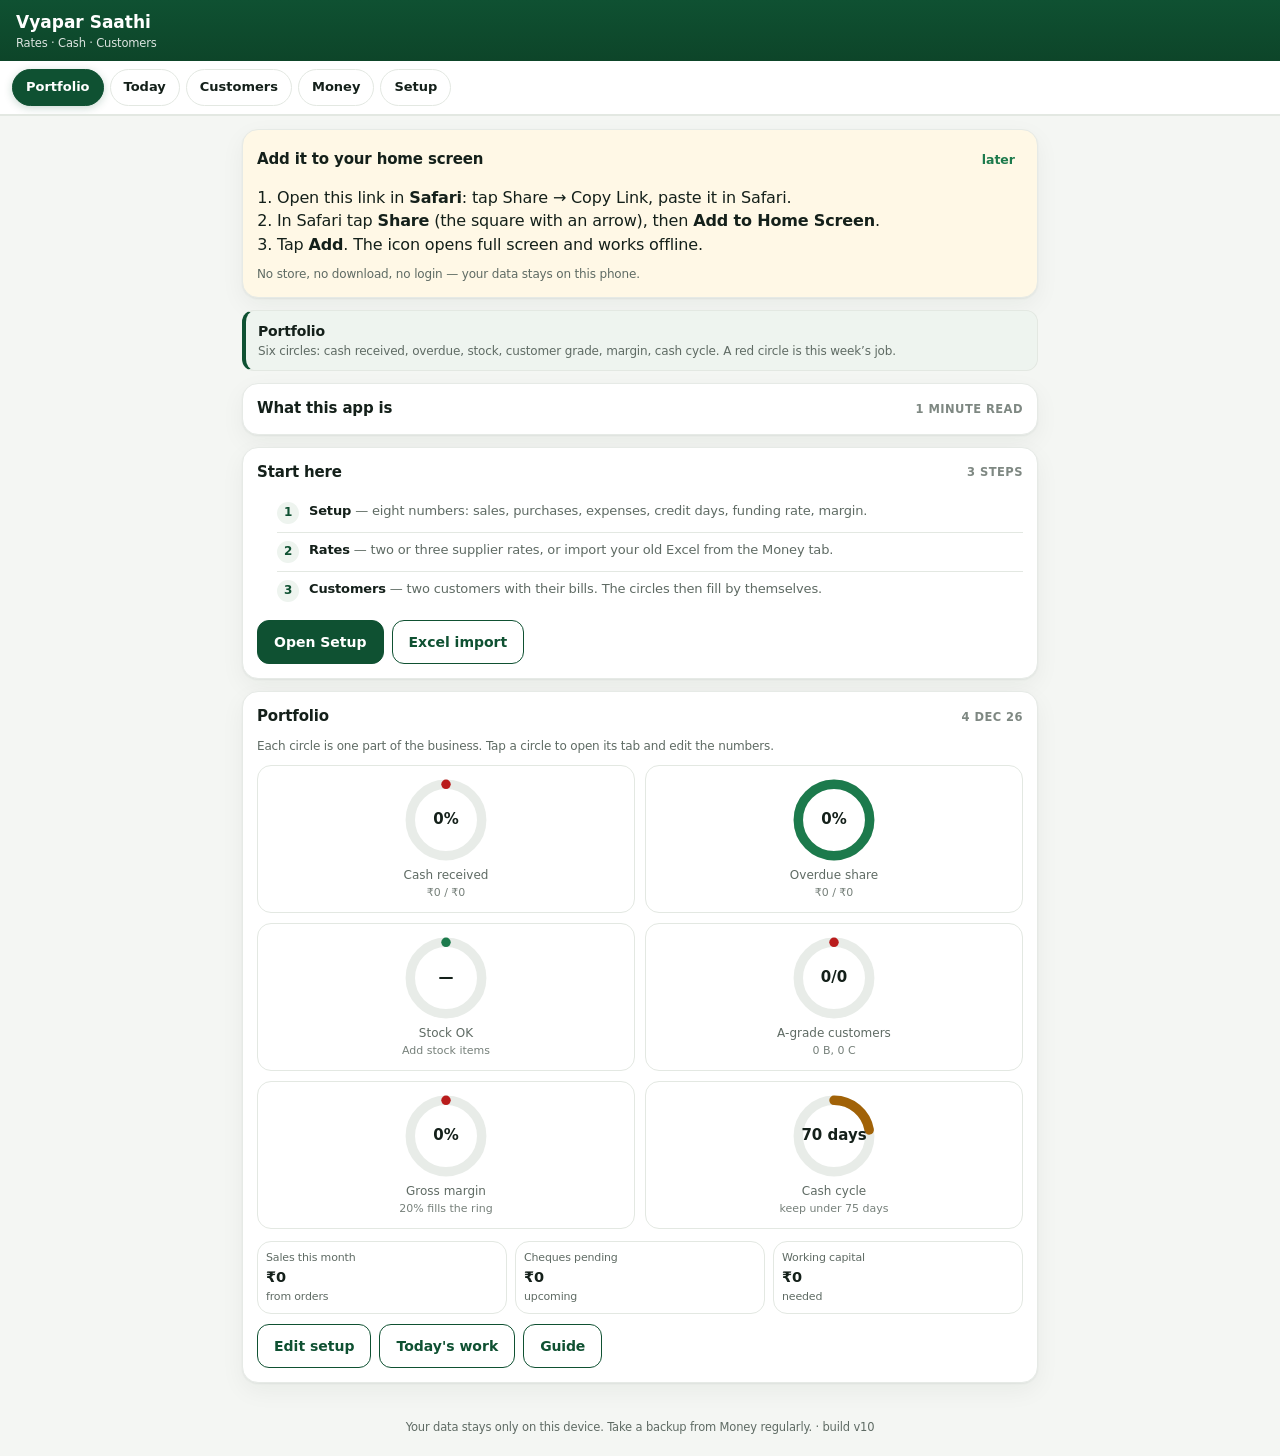
<file: index.html>
<!doctype html>
<html lang="en">
<head>
<meta charset="utf-8">
<meta name="viewport" content="width=device-width, initial-scale=1, viewport-fit=cover">
<meta name="theme-color" content="#0f5132">
<title>Vyapar Saathi — Customers, Rates, Cash</title>
<link rel="manifest" href="manifest.webmanifest">
<link rel="icon" type="image/png" href="favicon.png">
<link rel="apple-touch-icon" href="apple-touch-icon.png">
<meta name="apple-mobile-web-app-capable" content="yes">
<meta name="mobile-web-app-capable" content="yes">
<meta name="apple-mobile-web-app-status-bar-style" content="black-translucent">
<meta name="apple-mobile-web-app-title" content="Vyapar">
<meta name="robots" content="noindex, nofollow">
<link rel="stylesheet" href="app.css">
</head>
<body>

<div class="topwrap">
<header class="topbar">
  <div>
    <div class="brand">Vyapar Saathi</div>
    <div class="brand-sub" id="brandSub">Rates &middot; Cash &middot; Customers</div>
  </div>
</header>

<nav class="tabs" id="tabs">
  <button class="tab" type="button" data-tab="port">Portfolio</button>
  <button class="tab" type="button" data-tab="aaj">Today</button>
  <button class="tab" type="button" data-tab="cust">Customers</button>
  <button class="tab" type="button" data-tab="money">Money</button>
  <button class="tab" type="button" data-tab="setup">Setup</button>
</nav>
</div>

<main id="view"></main>

<footer class="footer">Your data stays only on this device. Take a backup from Money regularly. &middot; build v10</footer>

<div id="toast" class="toast" hidden></div>

<script src="core.js"></script>
<script src="engine.js"></script>
<script src="importer.js"></script>
<script src="views.js"></script>
<script src="xlsx.full.min.js"></script>
<script src="money.js"></script>
<script src="main.js"></script>
</body>
</html>
</file>
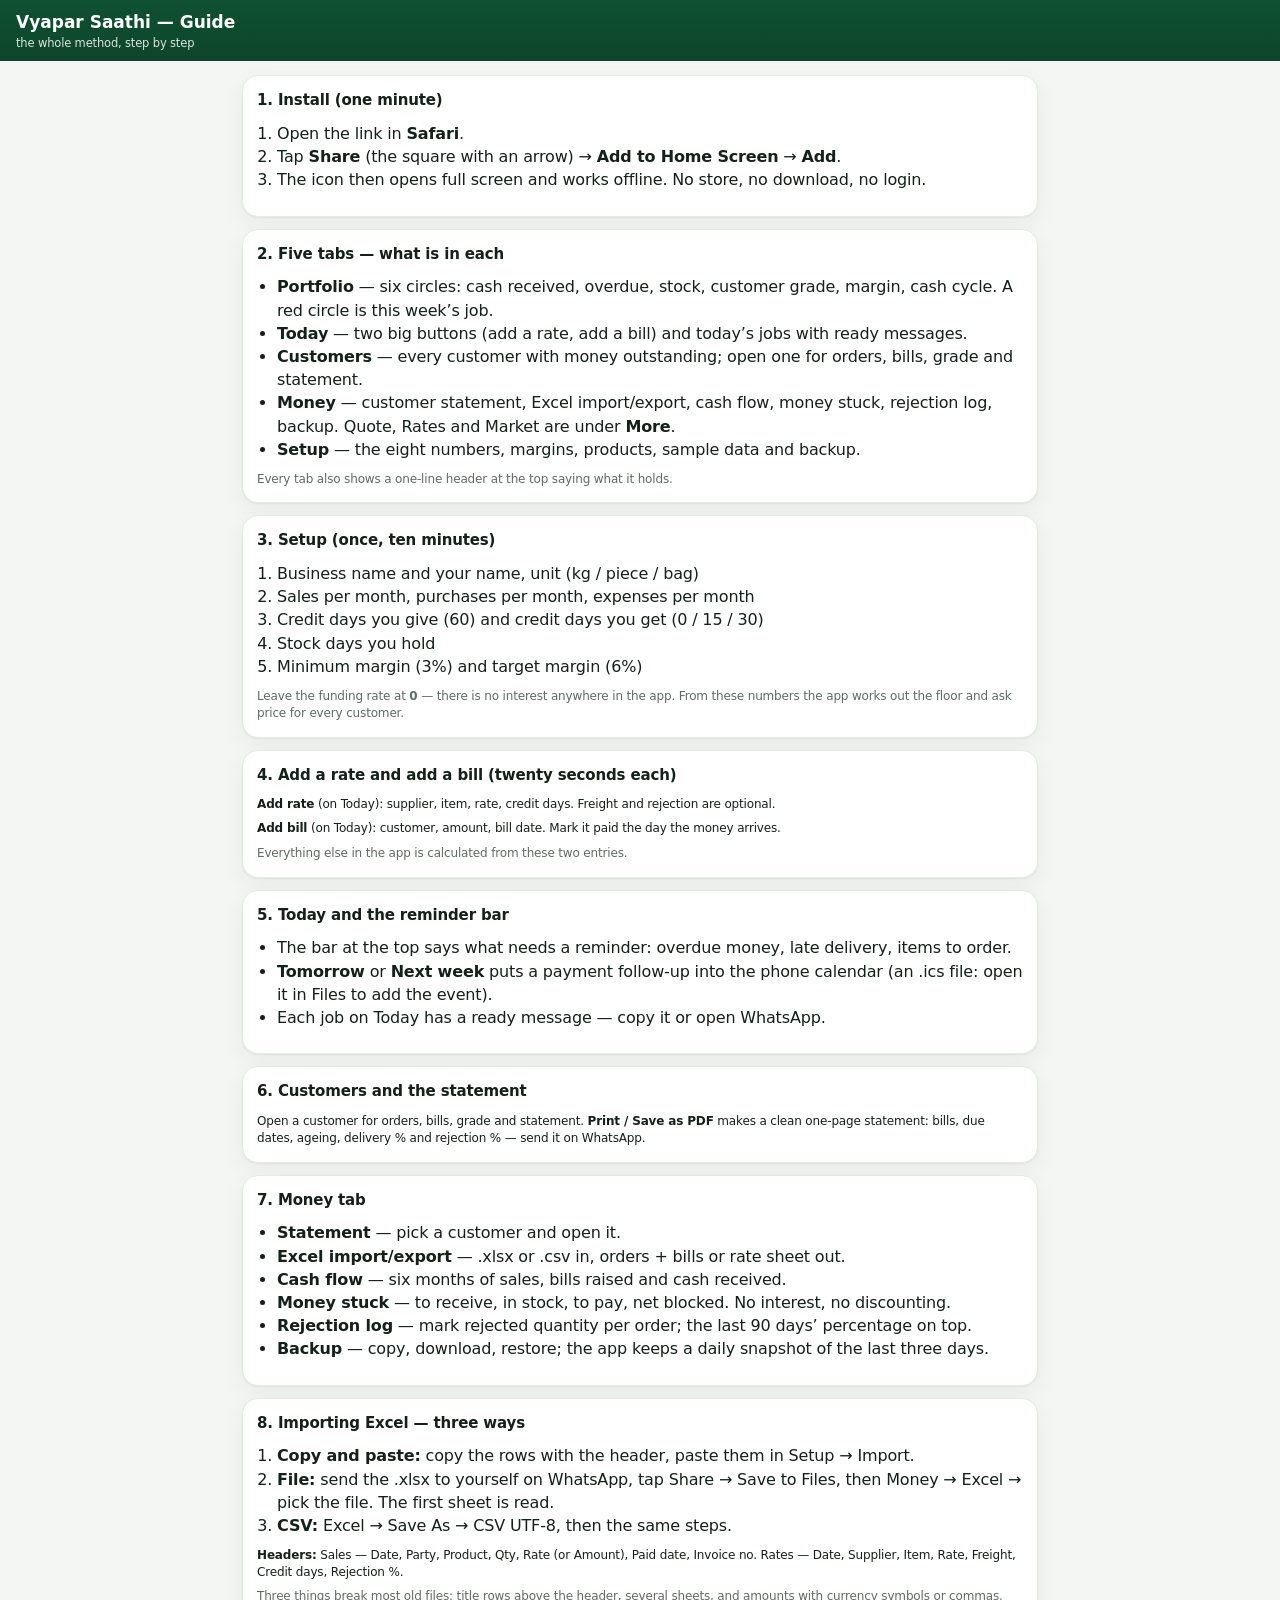
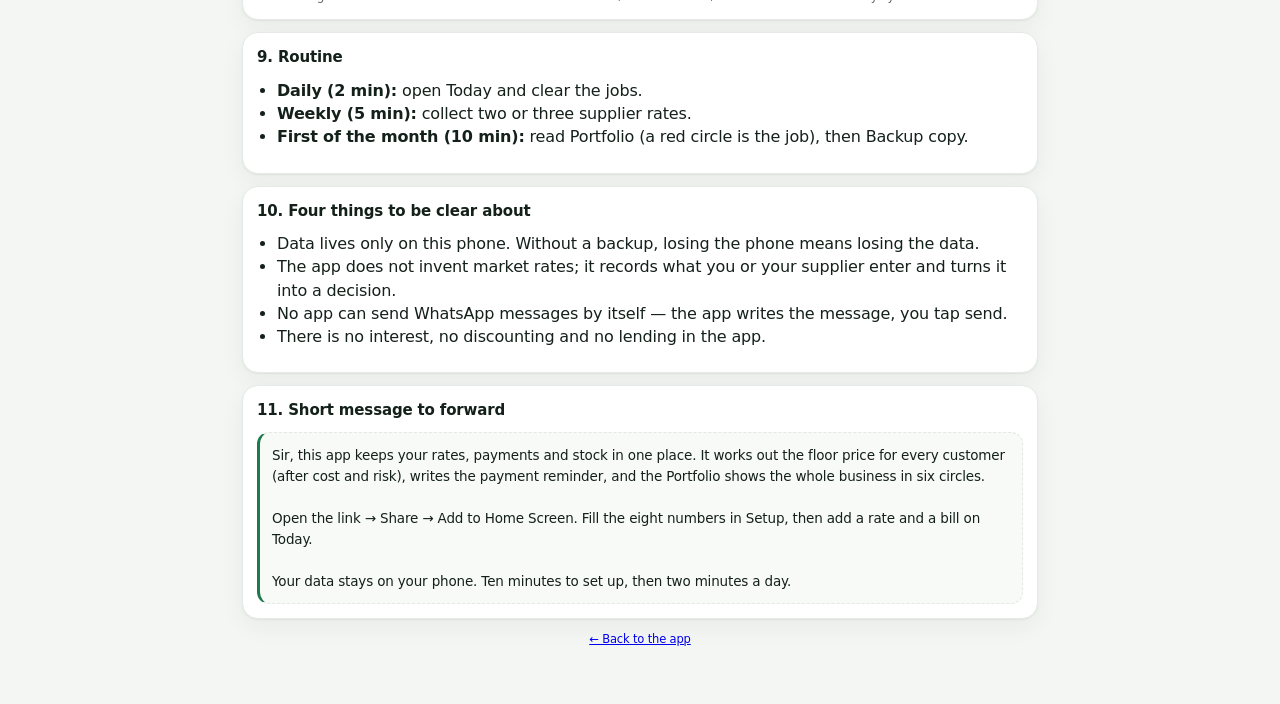
<file: guide.html>
<!doctype html>
<html lang="en">
<head>
<meta charset="utf-8">
<meta name="viewport" content="width=device-width, initial-scale=1, viewport-fit=cover">
<meta name="theme-color" content="#0f5132">
<title>Vyapar Saathi — user guide</title>
<link rel="icon" type="image/png" href="favicon.png">
<link rel="apple-touch-icon" href="apple-touch-icon.png">
<link rel="stylesheet" href="app.css">
</head>
<body>

<header class="topbar">
  <div>
    <div class="brand">Vyapar Saathi — Guide</div>
    <div class="brand-sub">the whole method, step by step</div>
  </div>
</header>

<main>

<section class="card">
  <div class="card-head"><h2>1. Install (one minute)</h2></div>
  <ol class="steps">
    <li>Open the link in <b>Safari</b>.</li>
    <li>Tap <b>Share</b> (the square with an arrow) &rarr; <b>Add to Home Screen</b> &rarr; <b>Add</b>.</li>
    <li>The icon then opens full screen and works offline. No store, no download, no login.</li>
  </ol>
</section>

<section class="card">
  <div class="card-head"><h2>2. Five tabs &mdash; what is in each</h2></div>
  <ul class="steps">
    <li><b>Portfolio</b> &mdash; six circles: cash received, overdue, stock, customer grade, margin, cash cycle. A red circle is this week&rsquo;s job.</li>
    <li><b>Today</b> &mdash; two big buttons (add a rate, add a bill) and today&rsquo;s jobs with ready messages.</li>
    <li><b>Customers</b> &mdash; every customer with money outstanding; open one for orders, bills, grade and statement.</li>
    <li><b>Money</b> &mdash; customer statement, Excel import/export, cash flow, money stuck, rejection log, backup. Quote, Rates and Market are under <b>More</b>.</li>
    <li><b>Setup</b> &mdash; the eight numbers, margins, products, sample data and backup.</li>
  </ul>
  <p class="muted small" style="margin:8px 0 0">Every tab also shows a one-line header at the top saying what it holds.</p>
</section>

<section class="card">
  <div class="card-head"><h2>3. Setup (once, ten minutes)</h2></div>
  <ol class="steps">
    <li>Business name and your name, unit (kg / piece / bag)</li>
    <li>Sales per month, purchases per month, expenses per month</li>
    <li>Credit days you give (60) and credit days you get (0 / 15 / 30)</li>
    <li>Stock days you hold</li>
    <li>Minimum margin (3%) and target margin (6%)</li>
  </ol>
  <p class="muted small" style="margin:8px 0 0">Leave the funding rate at <b>0</b> &mdash; there is no interest anywhere in the app. From these numbers the app works out the floor and ask price for every customer.</p>
</section>

<section class="card">
  <div class="card-head"><h2>4. Add a rate and add a bill (twenty seconds each)</h2></div>
  <p class="small" style="margin:0 0 6px"><b>Add rate</b> (on Today): supplier, item, rate, credit days. Freight and rejection are optional.</p>
  <p class="small" style="margin:0"><b>Add bill</b> (on Today): customer, amount, bill date. Mark it paid the day the money arrives.</p>
  <p class="muted small" style="margin:8px 0 0">Everything else in the app is calculated from these two entries.</p>
</section>

<section class="card">
  <div class="card-head"><h2>5. Today and the reminder bar</h2></div>
  <ul class="steps">
    <li>The bar at the top says what needs a reminder: overdue money, late delivery, items to order.</li>
    <li><b>Tomorrow</b> or <b>Next week</b> puts a payment follow-up into the phone calendar (an .ics file: open it in Files to add the event).</li>
    <li>Each job on Today has a ready message &mdash; copy it or open WhatsApp.</li>
  </ul>
</section>

<section class="card">
  <div class="card-head"><h2>6. Customers and the statement</h2></div>
  <p class="small" style="margin:0">Open a customer for orders, bills, grade and statement. <b>Print / Save as PDF</b> makes a clean one-page statement: bills, due dates, ageing, delivery % and rejection % &mdash; send it on WhatsApp.</p>
</section>

<section class="card">
  <div class="card-head"><h2>7. Money tab</h2></div>
  <ul class="steps">
    <li><b>Statement</b> &mdash; pick a customer and open it.</li>
    <li><b>Excel import/export</b> &mdash; .xlsx or .csv in, orders + bills or rate sheet out.</li>
    <li><b>Cash flow</b> &mdash; six months of sales, bills raised and cash received.</li>
    <li><b>Money stuck</b> &mdash; to receive, in stock, to pay, net blocked. No interest, no discounting.</li>
    <li><b>Rejection log</b> &mdash; mark rejected quantity per order; the last 90 days&rsquo; percentage on top.</li>
    <li><b>Backup</b> &mdash; copy, download, restore; the app keeps a daily snapshot of the last three days.</li>
  </ul>
</section>

<section class="card">
  <div class="card-head"><h2>8. Importing Excel &mdash; three ways</h2></div>
  <ol class="steps">
    <li><b>Copy and paste:</b> copy the rows with the header, paste them in Setup &rarr; Import.</li>
    <li><b>File:</b> send the .xlsx to yourself on WhatsApp, tap Share &rarr; Save to Files, then Money &rarr; Excel &rarr; pick the file. The first sheet is read.</li>
    <li><b>CSV:</b> Excel &rarr; Save As &rarr; CSV UTF-8, then the same steps.</li>
  </ol>
  <p class="small" style="margin:8px 0 0"><b>Headers:</b> Sales &mdash; Date, Party, Product, Qty, Rate (or Amount), Paid date, Invoice no. Rates &mdash; Date, Supplier, Item, Rate, Freight, Credit days, Rejection %.</p>
  <p class="muted small" style="margin:6px 0 0">Three things break most old files: title rows above the header, several sheets, and amounts with currency symbols or commas.</p>
</section>

<section class="card">
  <div class="card-head"><h2>9. Routine</h2></div>
  <ul class="steps">
    <li><b>Daily (2 min):</b> open Today and clear the jobs.</li>
    <li><b>Weekly (5 min):</b> collect two or three supplier rates.</li>
    <li><b>First of the month (10 min):</b> read Portfolio (a red circle is the job), then Backup copy.</li>
  </ul>
</section>

<section class="card">
  <div class="card-head"><h2>10. Four things to be clear about</h2></div>
  <ul class="steps">
    <li>Data lives only on this phone. Without a backup, losing the phone means losing the data.</li>
    <li>The app does not invent market rates; it records what you or your supplier enter and turns it into a decision.</li>
    <li>No app can send WhatsApp messages by itself &mdash; the app writes the message, you tap send.</li>
    <li>There is no interest, no discounting and no lending in the app.</li>
  </ul>
</section>

<section class="card">
  <div class="card-head"><h2>11. Short message to forward</h2></div>
  <div class="msg">Sir, this app keeps your rates, payments and stock in one place. It works out the floor price for every customer (after cost and risk), writes the payment reminder, and the Portfolio shows the whole business in six circles.

Open the link &rarr; Share &rarr; Add to Home Screen. Fill the eight numbers in Setup, then add a rate and a bill on Today.

Your data stays on your phone. Ten minutes to set up, then two minutes a day.</div>
</section>

<p class="footer"><a href="index.html">&#8592; Back to the app</a></p>

</main>
</body>
</html>
</file>
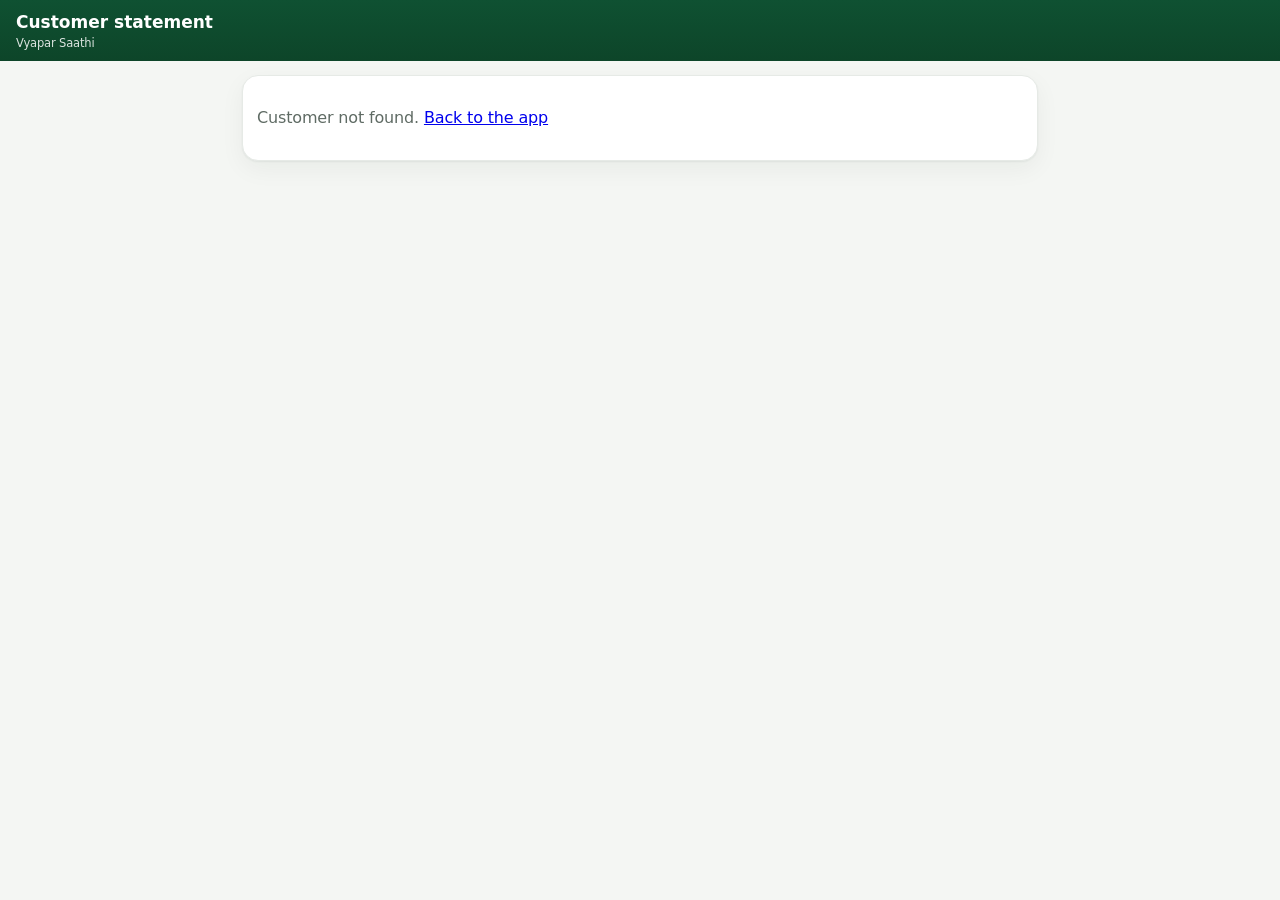
<file: statement.html>
<!doctype html>
<html lang="en">
<head>
<meta charset="utf-8">
<meta name="viewport" content="width=device-width, initial-scale=1, viewport-fit=cover">
<meta name="theme-color" content="#0f5132">
<title>Statement — Vyapar Saathi</title>
<link rel="icon" type="image/png" href="favicon.png">
<link rel="apple-touch-icon" href="apple-touch-icon.png">
<link rel="stylesheet" href="app.css">
<style>
  @media print{
    .no-print{display:none !important}
    .topbar{background:#fff !important;color:#14201a !important}
    .card{border:0;padding:0;margin:0 0 14px}
    body{background:#fff}
  }
  .stmt-head{display:flex;justify-content:space-between;gap:10px;align-items:baseline;border-bottom:1px solid var(--line);padding-bottom:8px;margin-bottom:10px}
  .stmt-head h1{font-size:17px;margin:0}
</style>
</head>
<body>
<header class="topbar no-print">
  <div>
    <div class="brand">Customer statement</div>
    <div class="brand-sub" id="sub">Vyapar Saathi</div>
  </div>
</header>
<main id="out"></main>
<script>
function q(id){ return document.getElementById(id); }
function parseISO(s){ if(!s){ return null; } var p=String(s).split('-'); if(p.length!==3){ return null; } return new Date(Number(p[0]), Number(p[1])-1, Number(p[2])); }
function num(v){ var n=Number(v); return isFinite(n)?n:0; }
function money(n){ return '\u20B9' + Math.round(num(n)).toLocaleString('en-IN'); }
function esc(s){ return String(s==null?'':s).replace(/[&<>"']/g,function(c){return {'&':'&amp;','<':'&lt;','>':'&gt;','"':'&quot;',"'":'&#39;'}[c];}); }
function dmy(s){ var d=parseISO(s); if(!d){ return '\u2014'; } var M=['Jan','Feb','Mar','Apr','May','Jun','Jul','Aug','Sep','Oct','Nov','Dec']; return d.getDate()+' '+M[d.getMonth()]+' '+String(d.getFullYear()).slice(2); }
function addDays(iso,days){ var d=parseISO(iso)||new Date(); d.setDate(d.getDate()+Math.round(num(days))); var p=function(n){return String(n).padStart(2,'0');}; return d.getFullYear()+'-'+p(d.getMonth()+1)+'-'+p(d.getDate()); }
function todayISO(){ var d=new Date(); var p=function(n){return String(n).padStart(2,'0');}; return d.getFullYear()+'-'+p(d.getMonth()+1)+'-'+p(d.getDate()); }
function daysBetween(a,b){ var x=parseISO(a), y=parseISO(b); if(!x||!y){ return 0; } return Math.round((y-x)/86400000); }

var S = null;
try { S = JSON.parse(localStorage.getItem('vyapar-saathi-v1') || 'null'); } catch(e) { S = null; }
var out = q('out');

if (!S) {
  out.innerHTML = '<section class="card"><p class="muted">No data on this phone yet. Open the app first.</p></section>';
} else {
  var params = new URLSearchParams(location.search);
  var id = params.get('id') || '';
  var c = (S.customers || []).filter(function(x){ return x.id === id; })[0];
  if (!c) {
    out.innerHTML = '<section class="card"><p class="muted">Customer not found. <a href="index.html">Back to the app</a></p></section>';
  } else {
    var t = todayISO();
    var terms = num(c.creditDays) || num((S.settings||{}).creditGiven) || 30;
    var bills = (c.bills || []).slice().sort(function(a,b){ return String(a.date).localeCompare(String(b.date)); });
    var outstanding = 0, overdue = 0;
    var rows = bills.map(function(b){
      var due = addDays(b.date, terms);
      var late = b.paidOn ? 0 : daysBetween(due, t);
      var st = b.paidOn ? 'Paid ' + dmy(b.paidOn) : (late > 0 ? 'Late ' + late + ' days' : 'Due ' + dmy(due));
      if (!b.paidOn) {
        outstanding += num(b.amount);
        if (late > 0) { overdue += num(b.amount); }
      }
      return '<tr><td>' + dmy(b.date) + '</td><td>' + esc(b.note || '') + '</td><td class="num">' + money(b.amount) + '</td><td>' + st + '</td></tr>';
    }).join('');

    var from = addDays(t, -90);
    var os = (S.orders || []).filter(function(o){ return o.customerId === c.id && o.date >= from; });
    var deliv = os.filter(function(o){ return o.delivered; });
    var onTime = deliv.filter(function(o){ return !o.promised || o.delivered <= o.promised; }).length;
    var qtyD = 0, rej = 0;
    deliv.forEach(function(o){ qtyD += num(o.qty); rej += num(o.rejected); });
    var onTimePct = deliv.length ? Math.round(onTime / deliv.length * 100) : null;
    var rejPct = qtyD > 0 ? rej / qtyD * 100 : 0;
    var value90 = 0;
    os.forEach(function(o){ value90 += num(o.qty) * num(o.rate); });

    out.innerHTML =
      '<section class="card">' +
        '<div class="stmt-head"><h1>' + esc((S.settings||{}).business || 'Statement of account') + '</h1>' +
          '<div class="small muted">' + dmy(t) + '</div></div>' +
        '<p class="small" style="margin:0"><b>' + esc(c.name) + '</b>' +
          (c.phone ? ' \u00B7 ' + esc(c.phone) : '') + '<br>Credit terms: ' + terms + ' days' +
          (num(c.creditLimit) ? ' \u00B7 Limit ' + money(c.creditLimit) : '') + '</p>' +
        '<div class="mini" style="margin-top:10px">' +
          '<div><span>Outstanding</span><b>' + money(outstanding) + '</b><i>unpaid bills</i></div>' +
          '<div><span>Overdue</span><b class="' + (overdue ? 'bad' : '') + '">' + money(overdue) + '</b><i>past due date</i></div>' +
          '<div><span>Last 90 days</span><b>' + money(value90) + '</b><i>' + os.length + ' orders</i></div>' +
        '</div>' +
      '</section>' +
      '<section class="card">' +
        '<div class="card-head"><h2>Bills</h2></div>' +
        (rows ? '<div class="table-wrap"><table><thead><tr><th>Date</th><th>Bill</th><th class="num">Amount</th><th>Status</th></tr></thead><tbody>' + rows + '</tbody></table></div>'
          : '<p class="muted small">No bills recorded.</p>') +
      '</section>' +
      '<section class="card">' +
        '<div class="card-head"><h2>Delivery and quality \u2014 last 90 days</h2></div>' +
        '<ul class="steps">' +
          (onTimePct !== null ? '<li>On-time delivery: <b>' + onTimePct + '%</b> (' + onTime + '/' + deliv.length + ' orders)</li>' : '') +
          '<li>Rejection: <b>' + rejPct.toFixed(1) + '%</b> of supplied quantity</li>' +
          '<li>Orders: <b>' + os.length + '</b> worth ' + money(value90) + '</li>' +
        '</ul>' +
        '<p class="muted small" style="margin:8px 0 0">This page is for a conversation about rate and credit \u2014 the numbers are from your own record.</p>' +
      '</section>' +
      '<div class="btnrow no-print">' +
        '<button class="btn" type="button" onclick="window.print()">Print / Save as PDF</button>' +
        '<a class="btn alt" href="index.html">Back to the app</a>' +
      '</div>' +
      '<p class="footer no-print">On iPhone: tap Print, then pinch-open the preview, then Share \u2192 Save to Files. Or take a screenshot.</p>';
    q('sub').textContent = c.name;
  }
}
</script>
</body>
</html>
</file>
<file: app.css>
*{box-sizing:border-box}
:root{
  --bg:#f4f6f3;
  --card:#ffffff;
  --ink:#14201a;
  --mute:#5f6b64;
  --line:#e3e8e2;
  --acc:#0f5132;
  --acc2:#1c7a4c;
  --chip:#eef4ef;
  --good:#15803d;
  --warn:#a16207;
  --bad:#b91c1c;
}
html,body{margin:0;padding:0}
body{
  background:var(--bg);
  color:var(--ink);
  font:16px/1.45 -apple-system,BlinkMacSystemFont,"Segoe UI",Roboto,system-ui,sans-serif;
  -webkit-text-size-adjust:100%;
}
.topbar{
  background:var(--acc);
  color:#fff;
  padding:10px 16px;
  padding-top:calc(10px + env(safe-area-inset-top));
  display:flex;
  align-items:center;
  justify-content:space-between;
  gap:12px;
}
.brand{font-weight:700;font-size:17px;letter-spacing:.2px}
.brand-sub{font-size:11.5px;opacity:.85}
.tabs{
  display:flex;
  gap:6px;
  overflow-x:auto;
  padding:9px 12px;
  background:#fff;
  border-bottom:1px solid var(--line);
  -webkit-overflow-scrolling:touch;
}
.tab{
  flex:0 0 auto;
  border:1px solid var(--line);
  background:#fff;
  color:var(--ink);
  border-radius:999px;
  padding:7px 14px;
  font:inherit;
  font-size:13.5px;
  font-weight:600;
  cursor:pointer;
}
.tab.active{background:var(--acc);border-color:var(--acc);color:#fff}
main{max-width:820px;margin:0 auto;padding:12px 12px 24px}
.card{background:var(--card);border:1px solid var(--line);border-radius:14px;padding:14px;margin:0 0 12px}
.card-head{display:flex;align-items:baseline;justify-content:space-between;gap:10px;margin-bottom:10px}
h2{font-size:15px;margin:0;font-weight:700}
.hint{font-size:12px;color:var(--mute)}
.muted{color:var(--mute)}
.small{font-size:12px}
.ok{color:var(--good)}
.bad{color:var(--bad)}
.kpis{display:grid;grid-template-columns:1fr 1fr;gap:10px;margin-bottom:12px}
.kpi{background:#fff;border:1px solid var(--line);border-radius:14px;padding:12px;display:flex;flex-direction:column;gap:2px}
.kpi-l{font-size:11.5px;color:var(--mute)}
.kpi-v{font-size:19px;font-weight:700;letter-spacing:-.2px}
.kpi-s{font-size:11.5px;color:var(--mute)}
.grid2{display:grid;grid-template-columns:1fr 1fr;gap:10px}
.fld{display:flex;flex-direction:column;gap:4px;font-size:12.5px;color:var(--mute);min-width:0}
.fld span{font-weight:600}
input,select,textarea{
  font:inherit;
  font-size:15px;
  color:var(--ink);
  background:#fff;
  border:1px solid var(--line);
  border-radius:10px;
  padding:9px 10px;
  width:100%;
  min-width:0;
  -webkit-appearance:none;
  appearance:none;
}
input:focus,textarea:focus{outline:2px solid rgba(28,122,76,.25);border-color:var(--acc2)}
textarea{min-height:110px;resize:vertical;font-family:ui-monospace,SFMono-Regular,Menlo,monospace;font-size:12.5px}
.row-end{grid-column:1 / -1;display:flex;justify-content:flex-end;gap:8px;flex-wrap:wrap}
.btn{
  display:inline-block;
  border:1px solid var(--acc);
  background:var(--acc);
  color:#fff;
  border-radius:10px;
  padding:9px 14px;
  font:inherit;
  font-size:14px;
  font-weight:600;
  text-decoration:none;
  cursor:pointer;
  text-align:center;
}
.btn.alt{background:#fff;color:var(--acc)}
.btn.tiny{padding:6px 10px;font-size:12.5px}
.btn.danger{background:#fff;color:var(--bad);border-color:#f0c4c4}
.btnrow{display:flex;flex-wrap:wrap;gap:8px;margin-top:10px}
.link{background:none;border:0;color:var(--acc2);font:inherit;font-size:12.5px;font-weight:600;padding:2px 4px;cursor:pointer}
.link.del{color:var(--bad)}
.table-wrap{overflow-x:auto;margin-top:8px;-webkit-overflow-scrolling:touch}
table{border-collapse:collapse;width:100%;font-size:13px}
th,td{text-align:left;padding:7px 6px;border-bottom:1px solid var(--line);vertical-align:top}
th{font-size:11px;color:var(--mute);font-weight:600;text-transform:uppercase;letter-spacing:.3px}
.num{text-align:right;white-space:nowrap}
.actions{white-space:nowrap;text-align:right}
.tag{display:inline-block;font-size:11px;padding:2px 7px;border-radius:999px;background:var(--chip);color:var(--mute);white-space:nowrap}
.tag.good{background:#e6f4ec;color:var(--good)}
.tag.bad{background:#fdeaea;color:var(--bad)}
.msg{
  white-space:pre-wrap;
  background:#f7f9f6;
  border:1px dashed var(--line);
  border-radius:12px;
  padding:12px;
  font-size:13.5px;
  line-height:1.55;
  margin-top:10px;
  word-break:break-word;
}
.alert{border-radius:12px;padding:11px 12px;margin-bottom:9px;border:1px solid var(--line);background:#fff}
.alert b{font-size:14px}
.alert p{margin:4px 0 0;font-size:13px;color:var(--mute)}
.alert .act{color:var(--ink);font-weight:600}
.alert.high{background:#fff5f5;border-color:#f3cfcf}
.alert.mid{background:#fffaef;border-color:#f2e2bd}
.alert.ok{background:#f2f9f4;border-color:#cfe8d8}
.signal{border-radius:12px;padding:12px;background:var(--chip);border:1px solid var(--line)}
.signal b{font-size:14.5px}
.signal p{margin:5px 0 0;font-size:13px;color:var(--mute)}
.signal.good{background:#eef7f1;border-color:#cbe6d5}
.signal.bad{background:#fdf0ee;border-color:#f1cdc6}
.signal.warn{background:#fdf8ec;border-color:#efe0bc}
.mini{display:grid;grid-template-columns:1fr 1fr 1fr;gap:8px;margin-top:10px}
.mini>div{background:#fff;border:1px solid var(--line);border-radius:10px;padding:8px;display:flex;flex-direction:column;gap:1px}
.mini span{font-size:11px;color:var(--mute)}
.mini b{font-size:14.5px}
.mini i{font-size:11px;color:var(--mute);font-style:normal}
.hist{margin-top:12px}
.hist-head{font-size:12px;color:var(--mute);margin-bottom:6px}
.bar{display:grid;grid-template-columns:58px 1fr 74px;gap:8px;align-items:center;font-size:12px;margin-bottom:5px}
.bar-track{background:#eef1ee;border-radius:999px;height:8px;overflow:hidden}
.bar-fill{background:var(--acc2);height:100%;border-radius:999px}
.bar-fill.red{background:var(--bad)}
.bar b{text-align:right;font-size:12px}
.limit{margin-bottom:10px}
.limit-top{display:flex;justify-content:space-between;margin-bottom:4px}
details.card>summary{display:flex;justify-content:space-between;gap:10px;align-items:baseline;cursor:pointer;list-style:none}
details.card>summary::-webkit-details-marker{display:none}
details.card>summary h2{display:inline}
details.cust>summary{align-items:flex-start}
.cust summary{display:flex;justify-content:space-between;gap:10px;align-items:flex-start;cursor:pointer;list-style:none}
.cust summary::-webkit-details-marker{display:none}
.cust summary h2{display:inline-block}
.sum-r{text-align:right;white-space:nowrap}
.cust-body{margin-top:12px;border-top:1px solid var(--line);padding-top:10px}
.billform{margin:10px 0}
.billrow{display:grid;grid-template-columns:1fr 1fr 1fr auto;gap:8px;align-items:end}
.tonebar{display:flex;gap:6px;margin-top:12px}
.tone{flex:1;border:1px solid var(--line);background:#fff;border-radius:9px;padding:7px;font:inherit;font-size:12.5px;font-weight:600;color:var(--mute);cursor:pointer}
.tone.active{background:var(--acc);border-color:var(--acc);color:#fff}
.formula{font-size:15px;font-weight:700;background:var(--chip);border:1px solid var(--line);border-radius:10px;padding:12px;text-align:center}
.obj{border-top:1px solid var(--line);padding:9px 0}
.obj summary{cursor:pointer;font-size:13.5px;font-weight:600}
.obj p{margin:6px 0 0;font-size:13px;color:var(--mute)}
.footer{text-align:center;font-size:11.5px;color:var(--mute);padding:0 16px calc(20px + env(safe-area-inset-bottom))}
.demo{
  background:#fff8e6;border:1px solid #f0dfae;border-radius:12px;padding:10px 12px;margin-bottom:12px;
  font-size:13px;display:flex;justify-content:space-between;gap:10px;align-items:center;
}
.demo b{font-size:13px}
.toast{
  position:fixed;left:50%;bottom:24px;transform:translate(-50%,20px);
  background:#14201a;color:#fff;padding:10px 16px;border-radius:999px;
  font-size:13px;opacity:0;transition:.2s;z-index:50;max-width:88vw;text-align:center;pointer-events:none;
}
.toast.show{opacity:1;transform:translate(-50%,0)}
/* PIN lock screen */
.lock{padding:26px 18px;text-align:center}
.lock-badge{display:inline-block;background:var(--acc);color:#fff;font-weight:700;padding:8px 15px;border-radius:999px;font-size:14px;margin-bottom:10px}
.lock form{margin-top:16px;text-align:left}
.lock input{font-size:22px;letter-spacing:8px;text-align:center;font-weight:700}
/* 4-step guide */
.steps{margin-top:10px}
.step{display:flex;gap:10px;padding:8px 0;border-top:1px solid var(--line);font-size:13px;line-height:1.45}
.step:first-child{border-top:0}
.step b{flex:0 0 22px;height:22px;border-radius:999px;background:var(--chip);color:var(--acc);display:flex;align-items:center;justify-content:center;font-size:12px}
.step span{color:var(--mute)}
.step span strong{color:var(--ink)}
@media (max-width:520px){
  .grid2{grid-template-columns:1fr}
  .billrow{grid-template-columns:1fr 1fr}
  .mini{grid-template-columns:1fr}
}
@media (max-width:360px){
  .kpis{grid-template-columns:1fr}
}

/* v2 additions */
.job{border:1px solid var(--line);border-left:4px solid var(--acc2);border-radius:10px;padding:10px 12px;margin:0 0 10px;background:#fff}
.job.churn,.job.delay{border-left-color:var(--bad)}
.job.remind{border-left-color:var(--warn)}
.job-top{display:flex;align-items:center;gap:8px;flex-wrap:wrap}
.job-title{font-weight:600;margin-top:4px}
.crow{display:flex;justify-content:space-between;align-items:center;gap:10px;width:100%;text-align:left;background:#fff;border:0;border-bottom:1px solid var(--line);padding:10px 2px;font:inherit;color:inherit;cursor:pointer}
.crow-l{min-width:0}.crow-r{text-align:right;white-space:nowrap}
.chk{display:flex;gap:8px;align-items:center}
.steps{padding-left:20px;margin:0 0 10px}
.tag.warn{background:#fef3c7;color:var(--warn)}
tr.hi td{background:var(--chip)}
.tbl{width:100%;border-collapse:collapse;margin-top:8px;font-size:13.5px}
.tbl th,.tbl td{padding:5px 4px;border-bottom:1px solid var(--line);text-align:left}
.tbl .num{text-align:right}
select{width:100%;padding:10px;border:1px solid var(--line);border-radius:8px;font:inherit;background:#fff}


/* Portfolio circles */
.port{display:grid;grid-template-columns:1fr 1fr;gap:10px}
.pcard{display:flex;flex-direction:column;align-items:center;text-align:center;gap:2px;background:#fff;border:1px solid var(--line);border-radius:14px;padding:12px 8px;font:inherit;color:inherit;cursor:pointer}
.pring{position:relative;width:84px;height:84px}
.pring-svg{width:84px;height:84px;display:block}
.pval{position:absolute;top:0;right:0;bottom:0;left:0;display:flex;align-items:center;justify-content:center;font-weight:700;font-size:15px}
.pname{font-size:12px;color:var(--mute);margin-top:4px;line-height:1.3}
.psub{font-size:11px;color:var(--mute);opacity:.85;line-height:1.3}
@media (max-width:360px){ .port{grid-template-columns:1fr} }


/* Quick bar big buttons */
.qcard{background:var(--acc);color:#fff;border-radius:14px;margin:0 0 10px;overflow:hidden}
.qcard>summary{display:flex;align-items:baseline;gap:8px;flex-wrap:wrap;padding:16px;font-weight:700;font-size:17px;cursor:pointer;list-style:none}
.qcard>summary::-webkit-details-marker{display:none}
.qcard>summary small{opacity:.8;font-weight:500;font-size:12px}
.qcard>form{background:#fff;color:var(--ink);padding:12px}
.qcard .fld span{color:var(--mute)}


/* Install banner */
.inst{background:#fff8e6;border-color:#f0dfae}
.inst .card-head{align-items:center}


/* Reminder bar */
.bar-rem{background:#fff5f5;border-color:#f3cfcf}


/* Tab header strip */
.tabhdr{display:flex;flex-direction:column;gap:2px;background:#eef4ef;border:1px solid var(--line);border-left:4px solid var(--acc);border-radius:12px;padding:10px 12px;margin:0 0 12px}
.tabhdr b{font-size:14px}
.tabhdr span{font-size:12px;color:var(--mute);line-height:1.4}


/* =========================================================
   v10 polish: typography, sticky nav, tap targets
   ========================================================= */
:root{
  --shadow:0 1px 2px rgba(20,32,26,.06), 0 8px 24px rgba(20,32,26,.05);
  --r:16px;
}
html{-webkit-text-size-adjust:100%}
body{letter-spacing:-.01em}
.topwrap{position:sticky;top:0;z-index:40;background:#fff;box-shadow:0 1px 0 var(--line)}
.topbar{position:static;background:linear-gradient(180deg,#0f5132,#0d4529)}
.brand{letter-spacing:0}
.tabs{background:#fff;border-bottom:1px solid var(--line);padding:8px 12px;gap:6px}
.tabs::-webkit-scrollbar{display:none}
.tab{font-size:13px;padding:8px 13px;border-radius:999px;transition:background .15s,color .15s,border-color .15s}
.tab:active{transform:scale(.98)}
.tab.active{box-shadow:0 2px 8px rgba(15,81,50,.22)}
main{padding-top:14px}
.card{border-radius:var(--r);box-shadow:var(--shadow);border-color:#e6eae6}
.card-head{align-items:center}
h2{font-size:15px;letter-spacing:-.01em}
.hint{font-size:11.5px;font-weight:600;text-transform:uppercase;letter-spacing:.04em;color:var(--mute);opacity:.8}
.kpi,.mini>div,.pcard{border-radius:14px}
.kpi-v,.mini b,.pval,.num{font-variant-numeric:tabular-nums}
input,select,textarea{font-size:16px;border-radius:12px;padding:11px 12px;border-color:#dfe4df}
input:focus,select:focus,textarea:focus{outline:none;border-color:var(--acc2);box-shadow:0 0 0 3px rgba(28,122,76,.14)}
.fld span{font-size:12px;color:var(--mute)}
.btn{border-radius:12px;padding:11px 16px;min-height:44px;display:inline-flex;align-items:center;justify-content:center;gap:6px}
.btn:active{transform:translateY(1px)}
.btn.alt{background:#fff}
.btn.danger{color:var(--bad)}
.link{min-height:32px;padding:6px 8px}
.table-wrap{border:1px solid var(--line);border-radius:12px}
table{font-size:13px}
th{background:#fafbfa;position:sticky;top:0}
tr:last-child td{border-bottom:0}
.msg{background:#f8faf8;border-left:3px solid var(--acc2);border-radius:12px}
.alert{border-left:4px solid var(--line);box-shadow:none}
.alert.high{border-left-color:var(--bad)}
.alert.mid{border-left-color:var(--warn)}
.alert.ok{border-left-color:var(--good)}
@media (prefers-color-scheme: dark){
  :root{--bg:#0d1411;--card:#141c18;--ink:#eef3ef;--mute:#9fb0a6;--line:#243029;--chip:#1b2620}
  body{background:var(--bg);color:var(--ink)}
  .topwrap{background:var(--card)}
  .tabs{background:var(--card)}
  .tab{background:var(--card);color:var(--ink);border-color:var(--line)}
  .tab.active{background:var(--acc2);border-color:var(--acc2);color:#fff}
  input,select,textarea{background:#101a15;color:var(--ink);border-color:var(--line)}
  .msg{background:#101a15;border-color:var(--line)}
  .qcard>form{background:var(--card)}
  th{background:#111a15}
  .btn.alt{background:var(--card);color:#cfe6d8;border-color:var(--line)}
}


@media (prefers-color-scheme: dark){
  .kpi,.mini>div,.pcard,.bar-rem,.inst,.demo{background:var(--card);color:var(--ink)}
  .bar-rem,.inst,.demo{border-color:var(--line)}
  .table-wrap{border-color:var(--line)}
  .tag{background:var(--chip);color:var(--mute)}
  .tag.good{background:#12301f;color:#7fd8a4}
  .tag.bad{background:#331717;color:#f2a4a4}
  .alert.high{background:#2a1616}
  .alert.mid{background:#2a2214}
  .alert.ok{background:#12241a}
  .hint{color:var(--mute)}
}
</file>
